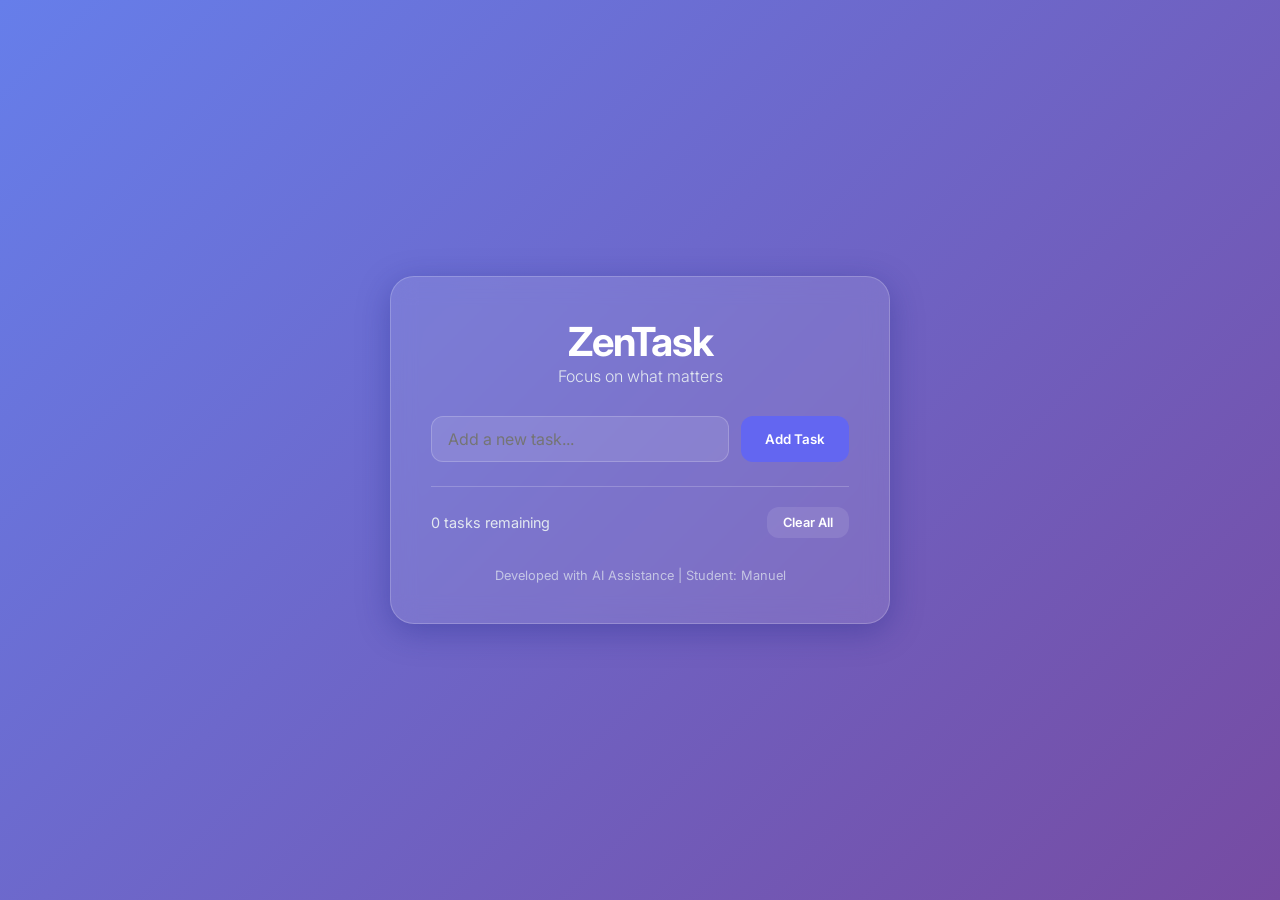
<file: app/index.html>
<!DOCTYPE html>
<html lang="en">

<head>
    <meta charset="UTF-8">
    <meta name="viewport" content="width=device-width, initial-scale=1.0">
    <title>ZenTask - AI Assisted Task Manager</title>
    <link rel="stylesheet" href="style.css">
    <link rel="preconnect" href="https://fonts.googleapis.com">
    <link rel="preconnect" href="https://fonts.gstatic.com" crossorigin>
    <link href="https://fonts.googleapis.com/css2?family=Inter:wght@300;400;600;700&display=swap" rel="stylesheet">
</head>

<body>
    <div class="glass-container">
        <header>
            <h1>ZenTask</h1>
            <p class="subtitle">Focus on what matters</p>
        </header>

        <main>
            <div class="input-group">
                <input type="text" id="taskInput" placeholder="Add a new task..." autocomplete="off">
                <button id="addTaskBtn">Add Task</button>
            </div>

            <ul id="taskList">
                <!-- Tasks will appear here -->
            </ul>

            <div class="footer-actions">
                <span id="taskCount">0 tasks remaining</span>
                <button id="clearAllBtn" class="secondary-btn">Clear All</button>
            </div>
        </main>

        <footer>
            <p>Developed with AI Assistance | Student: Manuel</p>
        </footer>
    </div>

    <script src="script.js"></script>
</body>

</html>
</file>
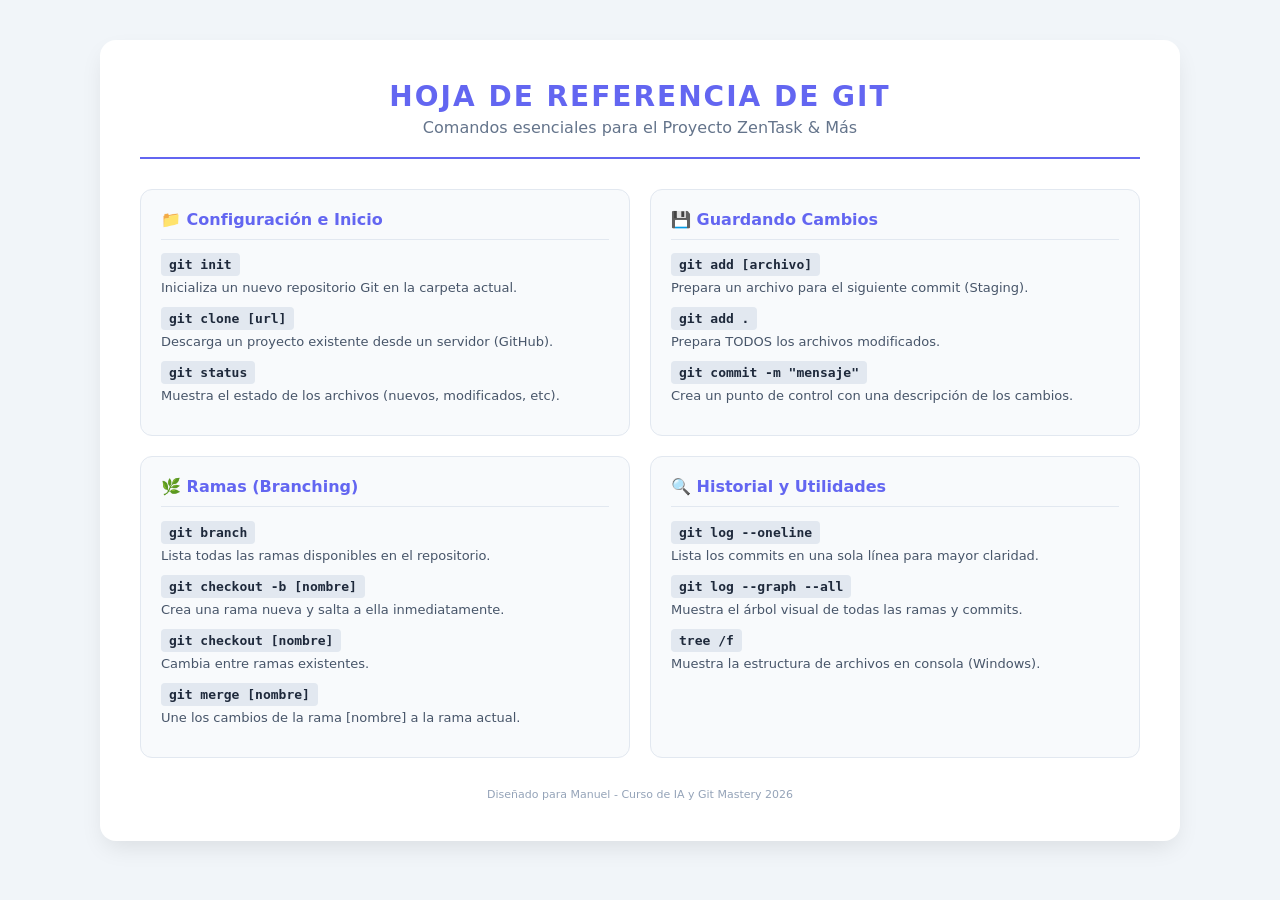
<file: docs/git-cheat-sheet.html>
<!DOCTYPE html>
<html lang="es">

<head>
    <meta charset="UTF-8">
    <meta name="viewport" content="width=device-width, initial-scale=1.0">
    <title>Git Cheat Sheet - ZenTask</title>
    <style>
        :root {
            --primary: #6366f1;
            --bg: #f1f5f9;
            --card: #ffffff;
            --text: #1e293b;
        }

        body {
            font-family: 'Inter', system-ui, sans-serif;
            background: var(--bg);
            color: var(--text);
            padding: 40px;
            margin: 0;
        }

        .sheet {
            max-width: 1000px;
            margin: 0 auto;
            background: var(--card);
            padding: 40px;
            border-radius: 16px;
            box-shadow: 0 10px 25px -5px rgba(0, 0, 0, 0.1);
        }

        header {
            text-align: center;
            border-bottom: 2px solid var(--primary);
            padding-bottom: 20px;
            margin-bottom: 30px;
        }

        h1 {
            margin: 0;
            color: var(--primary);
            font-size: 28px;
            text-transform: uppercase;
            letter-spacing: 2px;
        }

        p.subtitle {
            color: #64748b;
            margin: 5px 0 0 0;
        }

        .grid {
            display: grid;
            grid-template-columns: 1fr 1fr;
            gap: 20px;
        }

        .category {
            background: #f8fafc;
            padding: 20px;
            border-radius: 12px;
            border: 1px solid #e2e8f0;
        }

        h2 {
            font-size: 16px;
            color: var(--primary);
            margin-top: 0;
            border-bottom: 1px solid #e2e8f0;
            padding-bottom: 10px;
        }

        .command-item {
            margin-bottom: 12px;
        }

        .cmd {
            font-family: 'Cascadia Code', monospace;
            background: #e2e8f0;
            padding: 4px 8px;
            border-radius: 4px;
            font-weight: bold;
            display: inline-block;
            margin-bottom: 4px;
            font-size: 13px;
        }

        .desc {
            font-size: 13px;
            color: #475569;
            display: block;
        }

        .footer {
            margin-top: 30px;
            text-align: center;
            font-size: 11px;
            color: #94a3b8;
        }

        @media print {
            body {
                padding: 0;
                background: white;
            }

            .sheet {
                box-shadow: none;
                border: 1px solid #eee;
            }

            .category {
                background: white;
                border: 1px solid #eee;
            }
        }
    </style>
</head>

<body>
    <div class="sheet">
        <header>
            <h1>Hoja de Referencia de Git</h1>
            <p class="subtitle">Comandos esenciales para el Proyecto ZenTask & Más</p>
        </header>

        <div class="grid">
            <div class="category">
                <h2>📁 Configuración e Inicio</h2>
                <div class="command-item">
                    <span class="cmd">git init</span>
                    <span class="desc">Inicializa un nuevo repositorio Git en la carpeta actual.</span>
                </div>
                <div class="command-item">
                    <span class="cmd">git clone [url]</span>
                    <span class="desc">Descarga un proyecto existente desde un servidor (GitHub).</span>
                </div>
                <div class="command-item">
                    <span class="cmd">git status</span>
                    <span class="desc">Muestra el estado de los archivos (nuevos, modificados, etc).</span>
                </div>
            </div>

            <div class="category">
                <h2>💾 Guardando Cambios</h2>
                <div class="command-item">
                    <span class="cmd">git add [archivo]</span>
                    <span class="desc">Prepara un archivo para el siguiente commit (Staging).</span>
                </div>
                <div class="command-item">
                    <span class="cmd">git add .</span>
                    <span class="desc">Prepara TODOS los archivos modificados.</span>
                </div>
                <div class="command-item">
                    <span class="cmd">git commit -m "mensaje"</span>
                    <span class="desc">Crea un punto de control con una descripción de los cambios.</span>
                </div>
            </div>

            <div class="category">
                <h2>🌿 Ramas (Branching)</h2>
                <div class="command-item">
                    <span class="cmd">git branch</span>
                    <span class="desc">Lista todas las ramas disponibles en el repositorio.</span>
                </div>
                <div class="command-item">
                    <span class="cmd">git checkout -b [nombre]</span>
                    <span class="desc">Crea una rama nueva y salta a ella inmediatamente.</span>
                </div>
                <div class="command-item">
                    <span class="cmd">git checkout [nombre]</span>
                    <span class="desc">Cambia entre ramas existentes.</span>
                </div>
                <div class="command-item">
                    <span class="cmd">git merge [nombre]</span>
                    <span class="desc">Une los cambios de la rama [nombre] a la rama actual.</span>
                </div>
            </div>

            <div class="category">
                <h2>🔍 Historial y Utilidades</h2>
                <div class="command-item">
                    <span class="cmd">git log --oneline</span>
                    <span class="desc">Lista los commits en una sola línea para mayor claridad.</span>
                </div>
                <div class="command-item">
                    <span class="cmd">git log --graph --all</span>
                    <span class="desc">Muestra el árbol visual de todas las ramas y commits.</span>
                </div>
                <div class="command-item">
                    <span class="cmd">tree /f</span>
                    <span class="desc">Muestra la estructura de archivos en consola (Windows).</span>
                </div>
            </div>
        </div>

        <div class="footer">
            Diseñado para Manuel - Curso de IA y Git Mastery 2026
        </div>
    </div>
</body>

</html>
</file>
<file: app/style.css>
:root {
    --primary: #6366f1;
    --primary-hover: #4f46e5;
    --bg-gradient: linear-gradient(135deg, #667eea 0%, #764ba2 100%);
    --glass-bg: rgba(255, 255, 255, 0.1);
    --glass-border: rgba(255, 255, 255, 0.2);
    --text-main: #ffffff;
    --text-muted: #e2e8f0;
    --danger: #ef4444;
}

* {
    margin: 0;
    padding: 0;
    box-sizing: border-box;
    font-family: 'Inter', sans-serif;
}

body {
    min-height: 100vh;
    display: flex;
    align-items: center;
    justify-content: center;
    background: var(--bg-gradient);
    color: var(--text-main);
    padding: 20px;
}

.glass-container {
    width: 100%;
    max-width: 500px;
    background: var(--glass-bg);
    backdrop-filter: blur(12px);
    -webkit-backdrop-filter: blur(12px);
    border: 1px solid var(--glass-border);
    border-radius: 24px;
    padding: 40px;
    box-shadow: 0 8px 32px 0 rgba(31, 38, 135, 0.37);
    animation: fadeIn 0.8s ease-out;
}

@keyframes fadeIn {
    from { opacity: 0; transform: translateY(20px); }
    to { opacity: 1; transform: translateY(0); }
}

header {
    text-align: center;
    margin-bottom: 30px;
}

h1 {
    font-size: 2.5rem;
    font-weight: 700;
    letter-spacing: -1px;
}

.subtitle {
    color: var(--text-muted);
    font-weight: 300;
}

.input-group {
    display: flex;
    gap: 12px;
    margin-bottom: 24px;
}

input {
    flex: 1;
    background: rgba(255, 255, 255, 0.1);
    border: 1px solid var(--glass-border);
    border-radius: 12px;
    padding: 12px 16px;
    color: white;
    font-size: 1rem;
    outline: none;
    transition: all 0.3s ease;
}

input:focus {
    background: rgba(255, 255, 255, 0.15);
    border-color: var(--primary);
    box-shadow: 0 0 0 4px rgba(99, 102, 241, 0.2);
}

button {
    background: var(--primary);
    color: white;
    border: none;
    border-radius: 12px;
    padding: 12px 24px;
    font-weight: 600;
    cursor: pointer;
    transition: all 0.3s ease;
}

button:hover {
    background: var(--primary-hover);
    transform: translateY(-2px);
    box-shadow: 0 4px 12px rgba(99, 102, 241, 0.3);
}

ul {
    list-style: none;
    margin-bottom: 24px;
}

li {
    background: rgba(255, 255, 255, 0.05);
    border: 1px solid var(--glass-border);
    border-radius: 12px;
    padding: 12px 16px;
    margin-bottom: 12px;
    display: flex;
    align-items: center;
    justify-content: space-between;
    animation: slideIn 0.3s ease-out;
    transition: all 0.2s ease;
}

li:hover {
    background: rgba(255, 255, 255, 0.1);
}

@keyframes slideIn {
    from { opacity: 0; transform: translateX(-10px); }
    to { opacity: 1; transform: translateX(0); }
}

.task-text {
    flex: 1;
    margin-right: 12px;
}

.completed .task-text {
    text-decoration: line-through;
    opacity: 0.6;
}

.delete-btn {
    background: transparent;
    color: var(--danger);
    padding: 6px;
    border-radius: 8px;
}

.delete-btn:hover {
    background: rgba(239, 68, 68, 0.1);
    color: #ff6b6b;
    box-shadow: none;
    transform: none;
}

.footer-actions {
    display: flex;
    justify-content: space-between;
    align-items: center;
    padding-top: 20px;
    border-top: 1px solid var(--glass-border);
    font-size: 0.9rem;
    color: var(--text-muted);
}

.secondary-btn {
    background: rgba(255, 255, 255, 0.1);
    font-size: 0.8rem;
    padding: 8px 16px;
}

.secondary-btn:hover {
    background: rgba(255, 255, 255, 0.2);
}

footer {
    margin-top: 30px;
    text-align: center;
    font-size: 0.8rem;
    color: var(--text-muted);
    opacity: 0.7;
}
</file>
